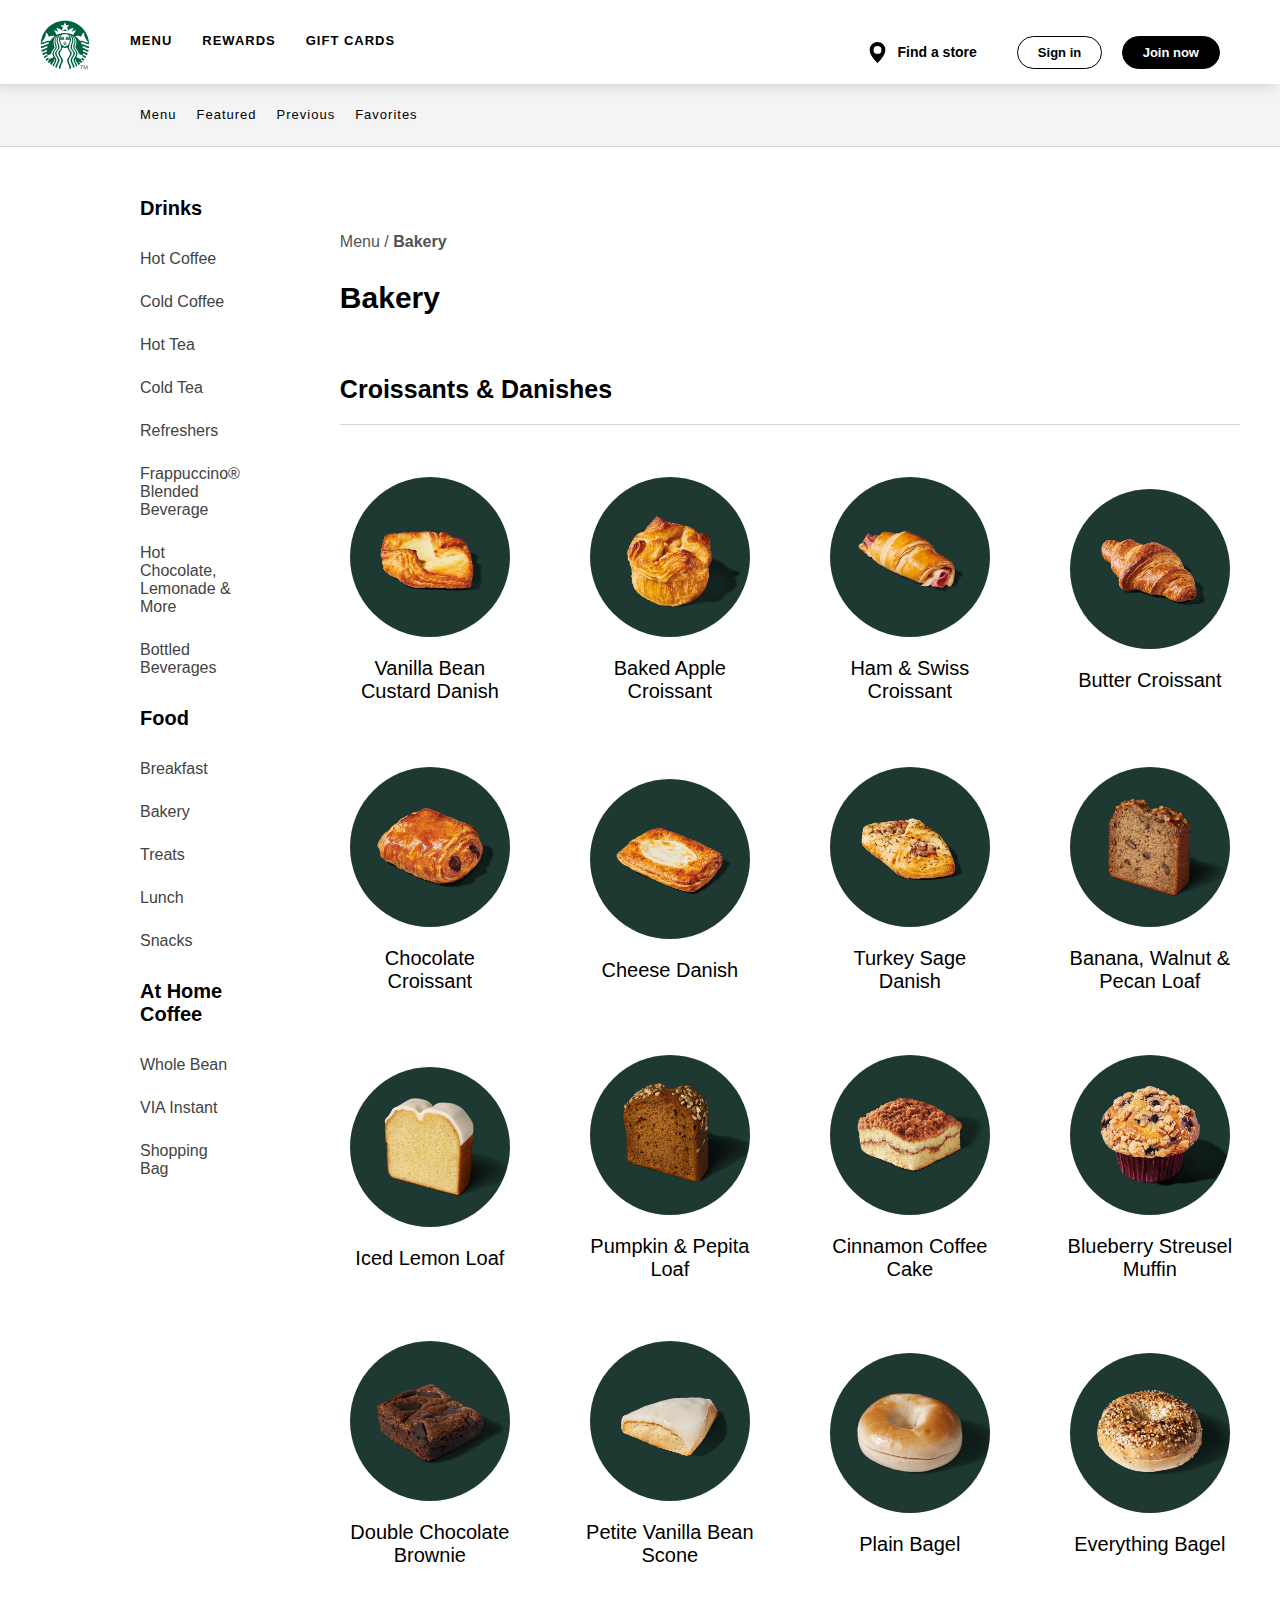
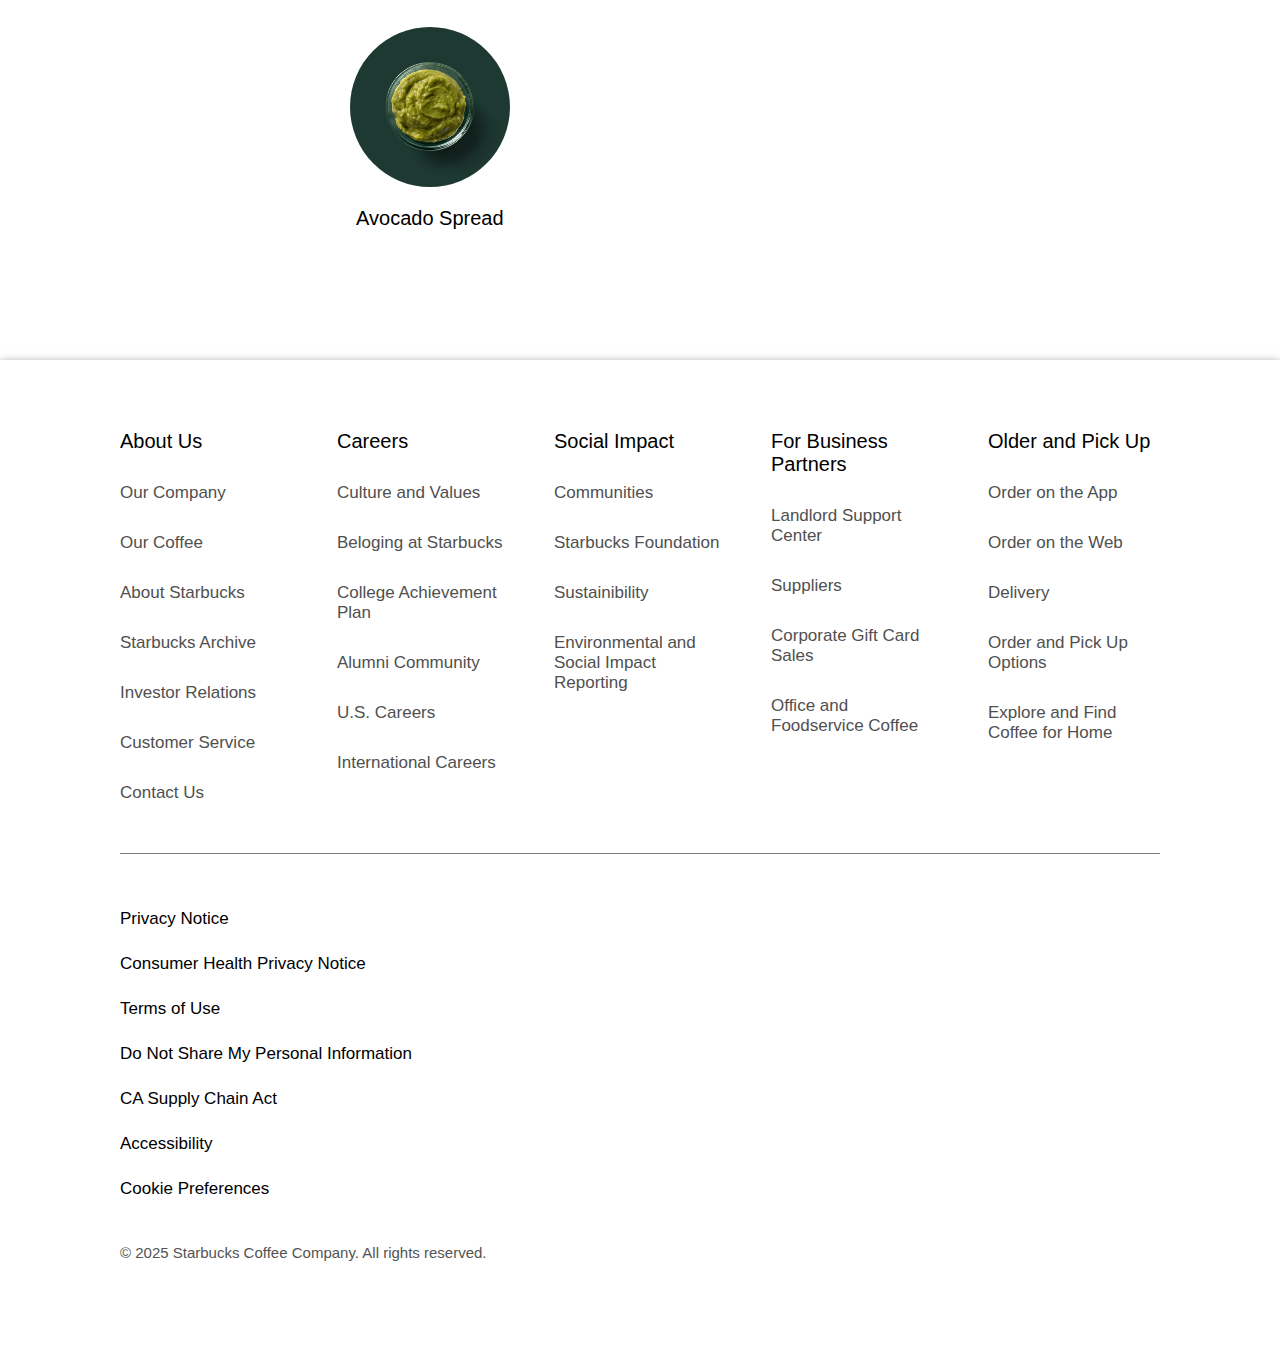
<file: index.html>
<!DOCTYPE html>
<html lang="en">
<head>
    <meta charset="UTF-8">
    <meta name="viewport" content="width=device-width, initial-scale=1.0">
    <title>Starbucks</title>
    <link rel="stylesheet" href="index.css">
    <link rel="stylesheet" href="index-mobile.css">
</head>
<body>
    <header class="header">
        <div class="header-part1">
            <svg aria-hidden="true" focusable="false" height="50px" viewBox="0 0 62 62" width="50px" xmlns="http://www.w3.org/2000/svg" class="logo">
                <circle cx="31" cy="31" fill="#ffffff" r="30.002"></circle>
                <path d="M34.017 13.969c-.263-.047-1.531-.26-3.017-.26s-2.754.212-3.017.26c-.151.027-.209-.121-.094-.207.104-.077 3.11-2.365 3.11-2.365l3.109 2.365c.117.086.06.234-.091.207zm-5.194 14.856s-.159.057-.201.197c.63.484 1.064 1.585 2.378 1.585s1.748-1.101 2.377-1.585c-.041-.141-.2-.197-.2-.197s-.823.194-2.177.194-2.177-.194-2.177-.194zm2.177-1.853c-.365 0-.445-.138-.694-.137-.237.001-.697.19-.797.363.007.088.039.167.103.237.532.08.772.376 1.389.376s.856-.296 1.389-.376c.062-.07.096-.148.103-.237-.099-.173-.56-.361-.798-.363-.25-.002-.331.137-.695.137zm29.956 5.673c-.038.717-.102 1.428-.19 2.131-3.396.562-4.61-2.464-8.089-2.312.208.738.377 1.49.507 2.258 2.869-.002 4.025 2.68 7.217 2.285-.168.82-.37 1.629-.603 2.426-2.524.248-3.413-2.26-6.334-2.191.024.416.037.836.037 1.26l-.012.701 5.672 2.164c-.297.807-.629 1.596-.991 2.369-1.705-.094-2.293-2.281-4.887-2.107-.078.561-.177 1.115-.295 1.662 2.253-.158 2.738 1.916 4.352 2.084-.411.75-.854 1.48-1.325 2.191-.956-.512-1.785-2.057-3.598-2.152.186-.574.349-1.156.487-1.748-1.608 0-3.447-.627-4.989-2.031.5-2.846-3.917-5.744-3.917-7.828 0-2.264 1.145-3.517 1.145-6.569 0-2.265-1.1-4.722-2.759-6.401-.321-.326-.65-.59-1.028-.827 1.524 1.886 2.694 4.122 2.694 6.712 0 2.874-1.337 4.391-1.337 7.044 0 2.652 3.88 4.947 3.88 7.682 0 1.076-.344 2.127-1.478 4.191 1.742 1.74 4.011 2.689 5.475 2.689.475 0 .73-.145.9-.518.146-.322.285-.648.416-.977 1.577.061 2.299 1.494 3.172 2.066-.479.643-.982 1.264-1.509 1.865-.585-.648-1.371-1.738-2.522-2.041-.206.4-.424.795-.653 1.182.991.27 1.669 1.27 2.194 1.928-.566.586-1.155 1.148-1.768 1.688-.383-.596-.979-1.352-1.647-1.76-.247.334-.504.66-.769.977.568.385 1.069 1.078 1.396 1.643-.708.568-1.44 1.107-2.198 1.611-.374-3.047-4.533-5.135-3.412-8.67-.368.623-.807 1.402-.807 2.34 0 2.559 2.726 4.59 2.943 7.133-.565.338-1.143.656-1.732.957-.098-2.795-2.984-5.854-2.984-8.148 0-2.561 3.354-5.133 3.354-8.156 0-3.025-3.87-5.119-3.87-7.775 0-2.654 1.646-4.181 1.646-7.583 0-2.492-1.184-5.014-3.013-6.625-.324-.286-.643-.513-1.026-.712 1.725 2.069 2.725 3.946 2.725 6.794 0 3.199-1.886 4.975-1.886 8.107 0 3.133 3.798 4.875 3.798 7.795s-3.535 5.381-3.535 8.381c0 2.729 3.116 5.453 3.162 8.691-.681.297-1.375.568-2.081.814.396-3.271-3.111-6.645-3.111-9.314 0-2.918 3.667-5.426 3.667-8.572 0-3.148-3.728-4.611-3.728-7.842 0-3.229 2.287-5.017 2.287-8.585 0-2.781-1.373-5.282-3.379-6.832l-.127-.096c-.189-.14-.345.029-.211.195 1.42 1.773 2.179 3.566 2.179 6.221 0 3.264-2.627 5.916-2.627 9.078 0 3.732 3.528 4.799 3.528 7.861 0 3.061-3.783 5.51-3.783 8.76 0 3.014 3.58 6.359 2.966 9.838-.718.186-1.446.348-2.185.48.672-4.332-2.84-7.443-2.84-10.277 0-3.068 3.918-5.803 3.918-8.801 0-2.828-2.812-3.752-3.182-6.645-.051-.395-.368-.688-.805-.615-.571.104-1.303.48-2.453.48s-1.882-.377-2.454-.48c-.436-.072-.753.221-.804.615-.369 2.893-3.183 3.816-3.183 6.645 0 2.998 3.919 5.732 3.919 8.801 0 2.834-3.512 5.945-2.841 10.277-.738-.133-1.467-.295-2.185-.48-.614-3.479 2.967-6.824 2.967-9.838 0-3.25-3.784-5.699-3.784-8.76 0-3.062 3.529-4.129 3.529-7.861 0-3.162-2.628-5.813-2.628-9.078 0-2.654.759-4.447 2.18-6.221.133-.166-.022-.335-.212-.195l-.126.096c-2.004 1.546-3.376 4.047-3.376 6.828 0 3.568 2.287 5.356 2.287 8.585 0 3.23-3.728 4.693-3.728 7.842 0 3.146 3.667 5.654 3.667 8.572 0 2.67-3.507 6.043-3.11 9.314-.707-.246-1.401-.518-2.082-.814.047-3.238 3.161-5.963 3.161-8.691 0-3-3.533-5.461-3.533-8.381s3.796-4.662 3.796-7.795c0-3.132-1.885-4.908-1.885-8.107 0-2.848.999-4.725 2.724-6.794-.384.199-.702.426-1.025.712-1.829 1.611-3.012 4.133-3.012 6.625 0 3.402 1.646 4.929 1.646 7.583 0 2.656-3.87 4.75-3.87 7.775 0 3.023 3.354 5.596 3.354 8.156 0 2.295-2.888 5.354-2.985 8.148-.589-.301-1.167-.619-1.732-.957.218-2.543 2.943-4.574 2.943-7.133 0-.938-.438-1.717-.807-2.34 1.121 3.535-3.038 5.623-3.412 8.67-.758-.504-1.491-1.043-2.198-1.611.326-.564.827-1.258 1.396-1.643-.266-.316-.522-.643-.769-.977-.669.408-1.266 1.164-1.648 1.76-.611-.539-1.201-1.102-1.767-1.688.525-.658 1.203-1.658 2.194-1.928-.229-.387-.447-.781-.653-1.182-1.151.303-1.938 1.393-2.522 2.041-.527-.602-1.031-1.223-1.509-1.865.873-.572 1.595-2.006 3.171-2.066.132.328.271.654.417.977.17.373.426.518.9.518 1.464 0 3.732-.949 5.475-2.689-1.134-2.064-1.478-3.115-1.478-4.191 0-2.734 3.88-5.029 3.88-7.682 0-2.653-1.337-4.17-1.337-7.044 0-2.59 1.17-4.826 2.694-6.712-.378.237-.707.501-1.028.827-1.659 1.68-2.759 4.136-2.759 6.401 0 3.052 1.146 4.305 1.146 6.569 0 2.084-4.418 4.982-3.918 7.828-1.542 1.404-3.381 2.031-4.99 2.031.14.592.303 1.174.487 1.748-1.812.096-2.641 1.641-3.598 2.152-.472-.711-.914-1.441-1.325-2.191 1.613-.168 2.099-2.242 4.353-2.084-.118-.547-.218-1.102-.296-1.662-2.594-.174-3.182 2.014-4.887 2.107-.362-.773-.694-1.562-.991-2.369l5.673-2.164-.012-.701c0-.424.013-.844.036-1.26-2.921-.068-3.81 2.439-6.334 2.191-.232-.797-.435-1.605-.602-2.426 3.19.395 4.347-2.287 7.217-2.285.13-.768.299-1.52.506-2.258-3.479-.151-4.693 2.875-8.088 2.312-.089-.703-.152-1.414-.19-2.131 3.947.441 5.427-2.804 9.021-2.407.339-.859.733-1.69 1.177-2.49-4.506-.792-6.036 2.976-10.23 2.397.453-16.171 13.706-29.143 29.989-29.143s29.536 12.972 29.989 29.147c-4.195.579-5.725-3.188-10.23-2.397.443.8.837 1.631 1.177 2.49 3.592-.398 5.072 2.848 9.02 2.407zm-42.852-12.583c-2.209-.903-4.883-.695-7.167.772-.354-2.125-1.507-4.013-3.149-5.152-.227-.157-.463-.008-.442.255.347 4.49-2.278 8.389-5.506 11.816 3.327 1 6.159-3.284 10.474-1.789 1.548-2.305 3.514-4.308 5.79-5.902zm12.896-2.716c-2.785 0-5.118 1.575-5.729 3.61-.047.156.017.257.197.176.501-.225 1.071-.333 1.69-.333 1.136 0 2.137.417 2.729 1.143.262.864.284 2.115-.012 2.829-.468-.105-.636-.467-1.093-.467s-.811.321-1.586.321c-.774 0-.865-.366-1.374-.366-.599 0-.709.617-.709 1.313 0 3.103 2.852 7.373 5.886 7.373 3.033 0 5.885-4.27 5.885-7.373 0-.696-.143-1.292-.769-1.373-.312.225-.599.426-1.313.426-.775 0-.989-.321-1.445-.321-.551 0-.496 1.162-1.15 1.227-.436-1.048-.457-2.392-.095-3.589.593-.726 1.593-1.143 2.729-1.143.619 0 1.193.109 1.689.333.181.081.244-.021.197-.176-.61-2.035-2.942-3.61-5.727-3.61zm4.434 4.452c-.668 0-1.451.205-1.943.753-.051.149-.051.371.021.519 1.211-.415 2.279-.431 2.795.146.275-.25.363-.475.363-.736 0-.403-.41-.682-1.236-.682zm-9.741 1.418c.584-.585 1.815-.56 3.094-.088.056-.636-1.083-1.331-2.221-1.331-.827 0-1.236.279-1.236.683 0 .261.088.487.363.736zm19.194-10.504c-2.199.157-4.109.912-5.654 2.17.656-1.86 1.489-3.487 2.545-5.064-2.8.297-5.141 1.321-6.849 3.071l-1.337-3.505 2.968-2.621-3.974-.281-1.586-3.696-1.587 3.696-3.974.281 2.968 2.621-1.336 3.505c-1.709-1.75-4.05-2.774-6.848-3.071 1.054 1.578 1.887 3.205 2.543 5.064-1.544-1.259-3.454-2.014-5.653-2.17 1.319 1.696 2.488 3.504 3.354 5.448.098.219.308.291.535.178 3.012-1.497 6.406-2.339 9.997-2.339s6.984.843 9.998 2.339c.227.113.437.041.534-.178.867-1.944 2.036-3.752 3.356-5.448zm4.801 13.254c4.313-1.495 7.146 2.788 10.473 1.789-3.228-3.427-5.852-7.326-5.505-11.816.021-.263-.216-.413-.442-.255-1.643 1.139-2.796 3.027-3.149 5.152-2.285-1.467-4.958-1.676-7.167-.772 2.273 1.592 4.24 3.595 5.79 5.902z" fill="#006241"></path>
                <g fill="#006241">
                    <path d="M53.595 57.01h-1.526v4.105h-.547v-4.105h-1.522v-.51h3.595v.51zM54.236 56.5h.811l1.57 3.618h.011l1.574-3.618h.798v4.615h-.551v-3.869h-.012l-1.653 3.869h-.333l-1.659-3.869h-.011v3.869h-.545v-4.615z"></path>
                </g>
            </svg>

            <div class="menu">
                <p>MENU</p>
                <p>REWARDS</p>
                <p>GIFT CARDS</p>
            </div>

            <div class="menu2">
                <p class="close-btn">X</p>
                <p>MENU</p>
                <p>REWARDS</p>
                <p>GIFT CARDS</p>
                <div class="header-btns">
                    <button class="signin-btn">Sign in</button>
                    <button class="joinnow-btn">Join now</button>
                </div>
                <div class="location">
                    <svg xmlns="http://www.w3.org/2000/svg" width="21" height="21" fill="currentColor" class="bi bi-geo-alt-fill" viewBox="0 0 16 16">
                        <path d="M8 16s6-5.686 6-10A6 6 0 0 0 2 6c0 4.314 6 10 6 10zm0-7a3 3 0 1 1 0-6 3 3 0 0 1 0 6z"/>
                    </svg>
                    <p>Find a store</p>
                </div>
            </div>
        </div>

        <div class="header-part2">
            <div class="location">
                <svg xmlns="http://www.w3.org/2000/svg" width="21" height="21" fill="currentColor" class="bi bi-geo-alt-fill" viewBox="0 0 16 16">
                    <path d="M8 16s6-5.686 6-10A6 6 0 0 0 2 6c0 4.314 6 10 6 10zm0-7a3 3 0 1 1 0-6 3 3 0 0 1 0 6z"/>
                </svg>
                <p>Find a store</p>
            </div>

            <div class="header-btns">
                <button class="signin-btn">Sign in</button>
                <button class="joinnow-btn">Join now</button>
            </div>
        </div>

        <p class="burger">|||</p>
    </header>

    <section class="navigation">
        <p>Menu</p>
        <p>Featured</p>
        <p>Previous</p>
        <p>Favorites</p>
    </section>

    <section class="main-bd">
        <div class="foods-menu">
            <p class="food-section">Drinks</p>
            <p class="sections-item">Hot Coffee</p>
            <p class="sections-item">Cold Coffee</p>
            <p class="sections-item">Hot Tea</p>
            <p class="sections-item">Cold Tea</p>
            <p class="sections-item">Refreshers</p>
            <p class="sections-item">Frappuccino® Blended Beverage</p>
            <p class="sections-item">Hot Chocolate, Lemonade & More</p>
            <p class="sections-item">Bottled Beverages</p>
            <p class="food-section">Food</p>
            <p class="sections-item">Breakfast</p>
            <p class="sections-item">Bakery</p>
            <p class="sections-item">Treats</p>
            <p class="sections-item">Lunch</p>
            <p class="sections-item">Snacks</p>
            <p class="food-section">At Home Coffee</p>
            <p class="sections-item">Whole Bean</p>
            <p class="sections-item">VIA Instant</p>
            <p class="sections-item">Shopping Bag</p>
        </div>

        <div class="bakery-items">
            <p class="name-bakery">Menu / <span>Bakery</span></p>
            <h1>Bakery</h1>
            <h3>Croissants & Danishes</h3>
            <div class="container1"></div>
        </div>
    </section>

    <footer class="footer">
        <div class="footer-part1">
            <div class="part2-expl">
                <p class="name-footer1">About Us</p>
                <p class="list">Our Company</p>
                <p class="list">Our Coffee</p>
                <p class="list">About Starbucks</p>
                <p class="list">Starbucks Archive</p>
                <p class="list">Investor Relations</p>
                <p class="list">Customer Service</p>
                <p class="list">Contact Us</p>
            </div>
            <div class="part2-expl">
                <p class="name-footer1">Careers</p>
                <p class="list">Culture and Values</p>
                <p class="list">Beloging at Starbucks</p>
                <p class="list">College Achievement Plan</p>
                <p class="list">Alumni Community</p>
                <p class="list">U.S. Careers</p>
                <p class="list">International Careers</p>
            </div>
            <div class="part2-expl">
                <p class="name-footer1">Social Impact</p>
                <p class="list">Communities</p>
                <p class="list">Starbucks Foundation</p>
                <p class="list">Sustainibility</p>
                <p class="list">Environmental and Social Impact Reporting</p>
            </div>
            <div class="part2-expl">
                <p class="name-footer1">For Business Partners</p>
                <p class="list">Landlord Support Center</p>
                <p class="list">Suppliers</p>
                <p class="list">Corporate Gift Card Sales</p>
                <p class="list">Office and Foodservice Coffee</p>
            </div>
            <div class="part2-expl">
                <p class="name-footer1">Older and Pick Up</p>
                <p class="list">Order on the App</p>
                <p class="list">Order on the Web</p>
                <p class="list">Delivery</p>
                <p class="list">Order and Pick Up Options</p>
                <p class="list">Explore and Find Coffee for Home</p>
            </div>
        </div>

        <div class="footer-part2">
            <p class="part2-items">Privacy Notice</p>
            <p class="part2-items">Consumer Health Privacy Notice</p>
            <p class="part2-items">Terms of Use</p>
            <p class="part2-items">Do Not Share My Personal Information</p>
            <p class="part2-items">CA Supply Chain Act</p>
            <p class="part2-items">Accessibility</p>
            <p class="part2-items">Cookie Preferences</p>
            <p class="part2-last-word">© 2025 Starbucks Coffee Company. All rights reserved.</p>
        </div>
    </footer>

    <script src="index.js"></script>
</body>
</html>
</file>
<file: index.css>
body{
    font-family: sans-serif;
    padding: 0;
    margin: 0;
    box-sizing: border-box;

    .header{
        display: flex;
        flex-direction: row;
        align-items: center;
        justify-content: space-between;
        padding: 20px 60px 0px 40px;
        box-shadow: -5px 0 15px rgba(0, 0, 0, 0.479);

        .burger{
            display: none;
        }

        .header-part1{
            display: flex;
            flex-direction: row;
            gap: 40px;

            .menu{
                display: flex;
                flex-direction: row;
                font-size: 13px;
                font-weight: 800;
                gap: 30px;
                letter-spacing: 1px;

                p{
                    padding-bottom: 30px;
                    margin-bottom: 0;
                    border-bottom: 6px #ffffff solid;
                }

                p:hover{
                    color: #004830;
                    cursor: pointer;
                    padding-bottom: 30px;
                    margin-bottom: 0;
                    border-bottom: 6px #006241 solid;
                }
            }

            .menu2{
                display: none;
            }
        }

        .header-part2{
            display: flex;
            flex-direction: row;
            align-items: center;
            gap: 40px;

            .location{
                display: flex;
                flex-direction: row;
                align-items: center;
                gap: 10px;
                font-size: 14px;
                font-weight: 600;
            }

            .location:hover{
                color: #006241;
            }

            .header-btns{
                .signin-btn{
                    background-color: white;
                    border: 1px black solid;
                    padding: 8px 20px;
                    font-size: 13px;
                    font-weight: 550;
                    border-radius: 50px;
                    margin-right: 15px;
                }

                .signin-btn:hover{
                    background-color: rgb(221, 221, 221);
                }

                .joinnow-btn{
                    background-color: black;
                    color: white;
                    border: 1px black solid;
                    padding: 8px 20px;
                    font-size: 13px;
                    font-weight: 550;
                    border-radius: 50px;
                }

                .joinnow-btn:hover{
                    background-color: rgba(0, 0, 0, 0.753);
                }
            }
        }
    }

    .navigation{
        display: flex;
        flex-direction: row;
        gap: 20px;
        font-size: 13px;
        letter-spacing: 1px;
        font-weight: 500;
        padding: 10px 140px 5px 140px;
        background-color: rgba(238, 238, 238, 0.626);
        border-bottom: 1px rgb(213, 213, 213) solid;

        p{
            border-bottom: 1px rgba(238, 238, 238, 0.626) solid;
            padding-bottom: 5px;
        }

        p:hover{
            border-bottom: 1px black solid;
            padding-bottom: 5px;
        }
    }

    .info-item{
        padding: 0;
        margin: 0;

        .navigation-foods{
            font-size: 13px;
            letter-spacing: 1px;
            font-weight: 500;
            padding: 10px 140px 5px 140px;
            background-color: rgba(238, 238, 238, 0.626);
            border-bottom: 1px rgb(213, 213, 213) solid;

            p{
                border-bottom: 1px rgba(238, 238, 238, 0.626) solid;
                padding-bottom: 5px;

                span{
                    color:black;
                }
            }
        }

        .json-info-food{
            background-color: #1e3932;
            .json-info1{
                display: flex;
                flex-direction: row;

            }
        }
    }

    .main-bd{
        display: flex;
        flex-direction: row;
        padding: 20px 140px 40px 140px;
        gap: 100px;
        .foods-menu{
            width: 150px;
            .food-section{
                font-size: 20px;
                font-weight: 600;
                margin: 30px 0px;
            }

            .sections-item{
                color: rgb(67, 67, 67);
                margin: 25px 0px;
            }
        }

        .bakery-items{
            margin-top: 50px;
            width: 900px;

            .name-bakery{
                color: rgb(83, 83, 83);

                span{
                    font-weight: 700;
                }
            }

            h1{
                font-size: 30px;
                margin: 30px 0px 60px 0px;
            }

            h3{
                font-size: 25px;
                font-weight: 800;
                border-bottom: 1px rgb(213, 213, 213) solid;
                padding-bottom: 20px;
            }

            .container1{
                display: grid;
                grid-template-rows: repeat(2, 250px);
                grid-template-columns: repeat(4, 200px);
                gap: 40px;
                margin-top: 50px;
                margin-bottom: 70px;
            }

            .container2{
                display: grid;
                grid-template-columns: repeat(4, 200px);
                gap: 40px;
                margin-top: 50px;
                margin-bottom: 70px;
            }

            .container3{
                display: grid;
                grid-template-rows: repeat(2, 250px);
                grid-template-columns: repeat(4, 200px);
                gap: 40px;
                margin-top: 50px;
            }
        }
    }

    .footer{
        box-shadow: 0px 5px 10px rgba(0, 0, 0, 0.9);
        padding: 50px 120px;

        .footer-part1{
            display: flex;
            flex-direction: row;
            gap: 45px;
            border-bottom: 1px grey solid;
            padding-bottom: 20px;

            .part2-expl{
                width: 200px;

                .name-footer1{
                    font-size: 20px;
                }

                .list{
                    color: rgb(80, 80, 80);
                    margin: 30px 0px;
                    font-size: 17px;
                }

                .list:hover{
                    color: black;
                    cursor: pointer;
                }
            }
        }

        .footer-part2{
            padding: 30px 0px;

            .part2-items{
                font-size: 17px;
                margin: 25px 0px;
            }

            .part2-items:hover{
               text-decoration: underline;
            }

            .part2-last-word{
                color: rgb(83, 83, 83);
                font-size: 15px;
                padding-top: 20px;
            }
        }
    }

    
}
</file>
<file: index-mobile.css>
@media screen and (max-width: 400px) {
    body{
        font-family: sans-serif;
        padding: 0;
        margin: 0;
        box-sizing: border-box;
        overflow: hidden;

        .header{
            display: flex;
            flex-direction: row;
            align-items: center;
            justify-content: space-between;
            padding: 10px 20px;



            .header-part1{
                display: flex;
                flex-direction: row;
                gap: 40px;

                .menu{
                    display: none;
                }

                .menu2{
                    display: block;
                    position: absolute;
                    background-color: white;
                    width: 250px;
                    height: 100%;
                    padding: 40px 20px;
                    top: 0;
                    left: -290px;
                    transition: left 0.3s;
                    z-index: 10000;
                    box-shadow: -5px 0 10px rgba(0, 0, 0, 0.1);

                    
                    .close-btn{
                        text-align: end;
                        font-size: 20px;
                    }

                    p{
                        margin: 30px 0px;
                        font-size: 20px;
                    }

                    .location{
                        display: flex;
                        flex-direction: row;
                        align-items: center;
                        gap: 10px;
                        font-size: 14px;
                        font-weight: 600;
                    }

                    .header-btns{
                        .signin-btn{
                            background-color: white;
                            border: 1px black solid;
                            padding: 8px 20px;
                            font-size: 13px;
                            font-weight: 550;
                            border-radius: 50px;
                            margin-right: 15px;
                        }

                        .joinnow-btn{
                            background-color: black;
                            color: white;
                            border: 1px black solid;
                            padding: 8px 20px;
                            font-size: 13px;
                            font-weight: 550;
                            border-radius: 50px;
                        }
                    }
                }

                .menu2.show{
                    left: 0;
                }
            }

            .header-part2{
                display: flex;
                flex-direction: row;
                align-items: center;
                gap: 40px;

                .location{
                    display: none;
                }

                .header-btns{
                    display: none;
                }
            }

            .burger{
                display: block;
                font-size: 25px;
                font-weight: 700;
            }
        }

        .navigation{
            display: flex;
            flex-direction: row;
            gap: 10px;
            font-size: 13px;
            letter-spacing: 1px;
            font-weight: 500;
            padding: 10px 20px 0px 20px;
            background-color: rgba(238, 238, 238, 0.626);
            border-bottom: 1px rgb(213, 213, 213) solid;

            p{
                border-bottom: 1px rgba(238, 238, 238, 0.626) solid;
                padding-bottom: 5px;
            }

            p:hover{
                border-bottom: 1px black solid;
                padding-bottom: 5px;
            }
        }

        .footer{
            box-shadow: 0px 5px 10px rgba(0, 0, 0, 0.9);
            margin-top: 30px;
            padding: 30px 20px;

            .footer-part1{
                display: flex;
                flex-direction: column;
                gap: 5px;
                border-bottom: 1px grey solid;
                padding-bottom: 20px;

                .part2-expl{
                    width: 300px;

                    .name-footer1{
                        font-size: 20px;
                    }

                    .list{
                        display: none;
                    }
                }
            }

            .footer-part2{
                padding: 30px 0px;

                .part2-items{
                    font-size: 17px;
                    margin: 25px 0px;
                }

                .part2-items:hover{
                text-decoration: underline;
                }

                .part2-last-word{
                    color: rgb(83, 83, 83);
                    font-size: 15px;
                    padding-top: 20px;
                }
            }
    }
    }
}
</file>
